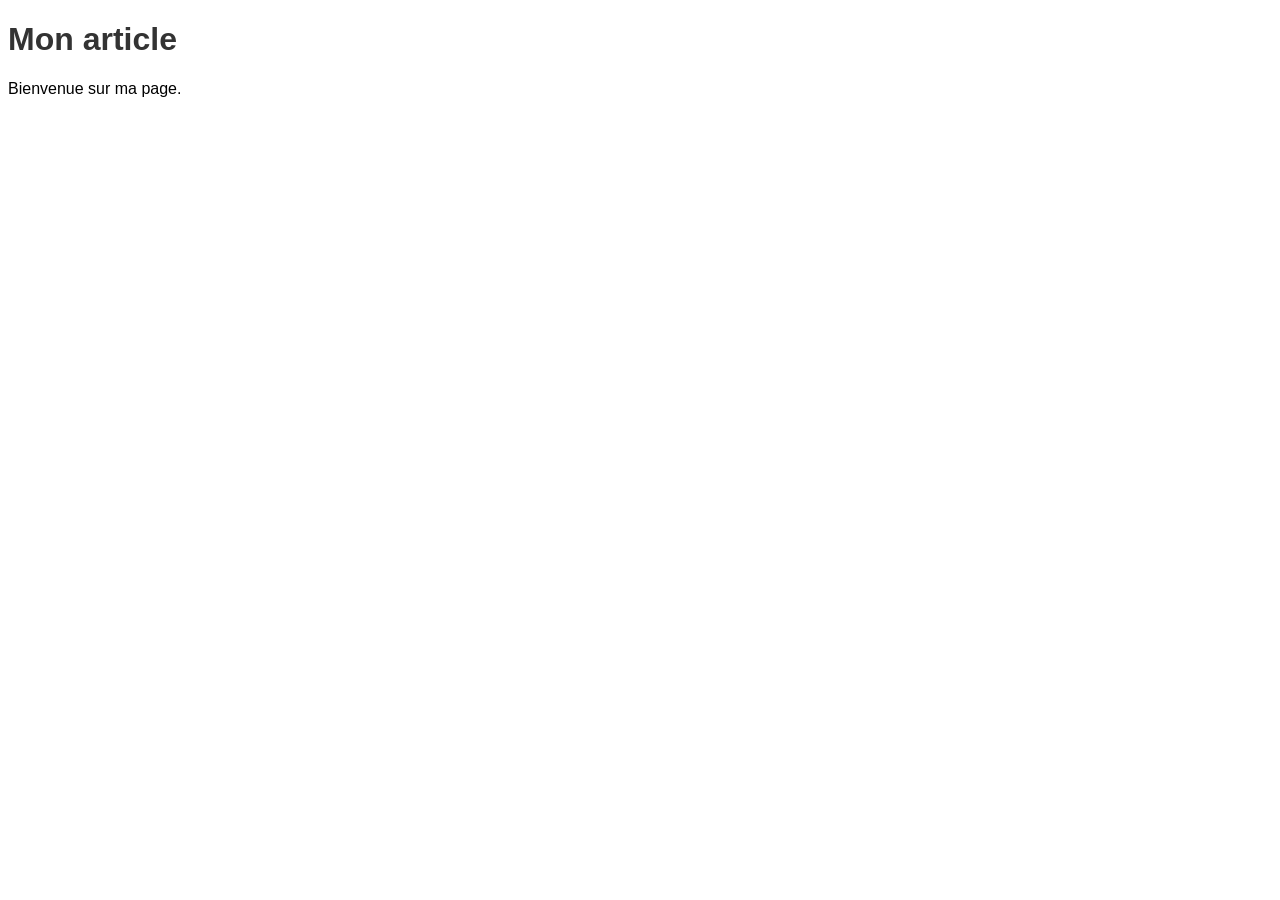
<file: Tutos/HTML/index.html>
<!DOCTYPE html>
<html lang="fr">
<head>
    <meta charset="UTF-8">
    <title>Mon article</title>
    <link rel="stylesheet" href="style.css">
    <script src="script.js" defer></script>
</head>
<body>
    <h1>Mon article</h1>
    <p>Bienvenue sur ma page.</p>
</body>
</html>
</file>
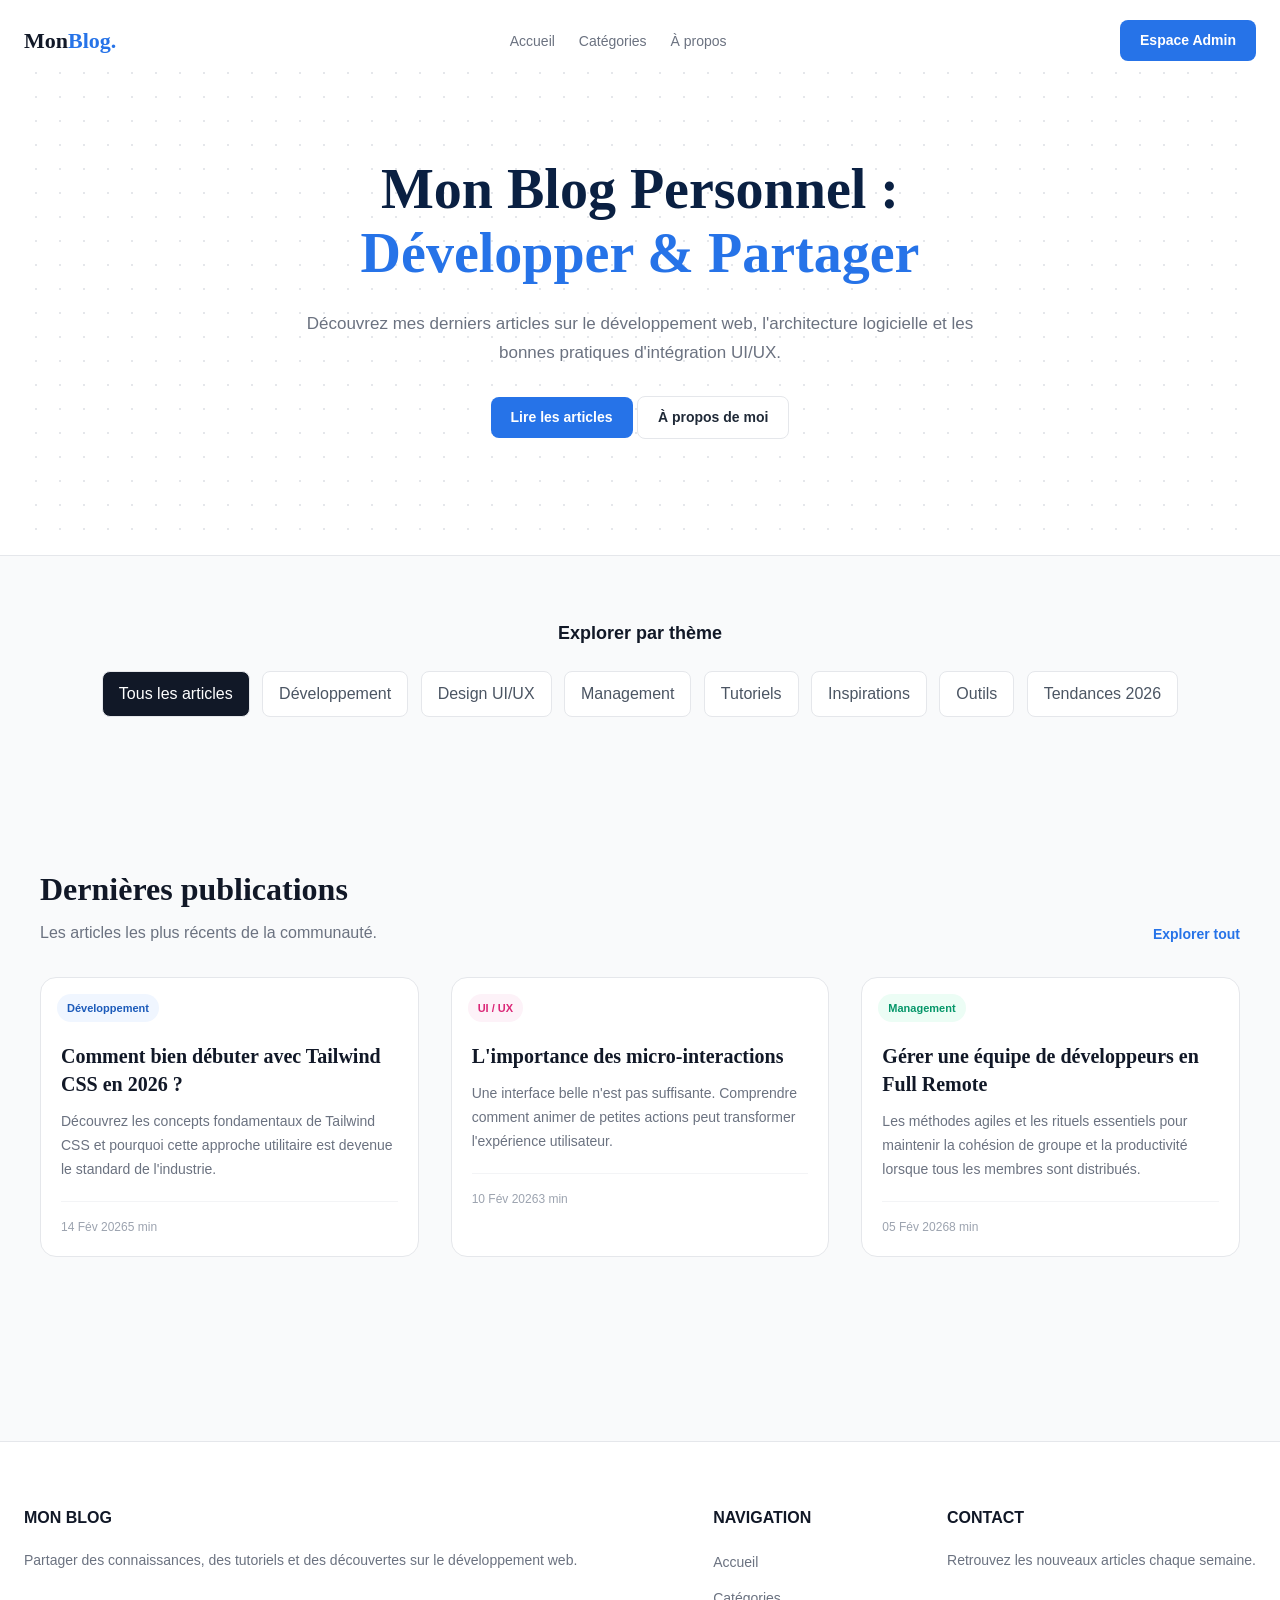
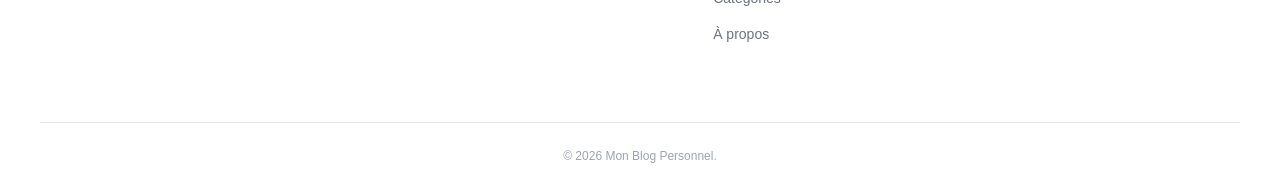
<file: Tutos/CSS/projet-blog-flexbox/index.html>
<!DOCTYPE html>
<html lang="fr">
<head>
    <meta charset="UTF-8">
    <meta name="viewport" content="width=device-width, initial-scale=1.0">
    <title>Mon Blog Personnel - Accueil</title>
    <link rel="stylesheet" href="css/global.css">
    <link rel="stylesheet" href="css/layout.css">
    <link rel="stylesheet" href="css/components.css">
    <link rel="stylesheet" href="css/pages.css">
    
</head>
<body>
    <header class="en-tete-site">
        
        <nav class="barre-navigation">
            <a href="index.html" class="logo">
                <span class="logo-sombre">Mon</span><span class="logo-couleur">Blog.</span>
            </a>

            <ul class="liens-navigation">
                <li><a href="#">Accueil</a></li>
                <li><a href="#">Catégories</a></li>
                <li><a href="#">À propos</a></li>
            </ul>

            <a href="#" class="bouton-principal">Espace Admin</a>
        </nav>
        <section class="banniere-accueil">
        <h1>Mon Blog Personnel :<br><span>Développer &amp; Partager</span></h1>
        <p>Découvrez mes derniers articles sur le développement web, l'architecture logicielle et les bonnes pratiques d'intégration UI/UX.</p>
        <div class="actions-banniere">
            <a href="#articles" class="bouton-principal">Lire les articles</a>
            <a href="#" class="bouton-secondaire">À propos de moi</a>
        </div>
    </section>
    </header>

    <section class="filtre-categories">
        <h2>Explorer par thème</h2>

        <div class="liste-filtres">
            <a href="#" class="pilule-filtre actif">Tous les articles</a>
            <a href="#" class="pilule-filtre">Développement</a>
            <a href="#" class="pilule-filtre">Design UI/UX</a>
            <a href="#" class="pilule-filtre">Management</a>
            <a href="#" class="pilule-filtre">Tutoriels</a>
            <a href="#" class="pilule-filtre">Inspirations</a>
            <a href="#" class="pilule-filtre">Outils</a>
            <a href="#" class="pilule-filtre">Tendances 2026</a>
        </div>
    </section>
    <section id="articles" class="section-articles">
        <div class="conteneur-articles">
            <div class="entete-liste-articles">
                <div>
                    <h2>Dernières publications</h2>
                    <p>Les articles les plus récents de la communauté.</p>
                </div>
                <a href="#" class="lien-voir-tout">Explorer tout</a>
            </div>

            <div class="grille-articles">
                <div class="carte-article">
                    <span class="etiquette-categorie bleu">Développement</span>
                    <div class="carte-contenu">
                        <h3><a href="#">Comment bien débuter avec Tailwind CSS en 2026 ?</a></h3>
                        <p>Découvrez les concepts fondamentaux de Tailwind CSS et pourquoi cette approche utilitaire est devenue le standard de l'industrie.</p>
                        <div class="carte-meta"><span>14 Fév 2026</span><span>5 min</span></div>
                    </div>
                </div>

                <div class="carte-article">
                    <span class="etiquette-categorie rose">UI / UX</span>
                    <div class="carte-contenu">
                        <h3><a href="#">L'importance des micro-interactions</a></h3>
                        <p>Une interface belle n'est pas suffisante. Comprendre comment animer de petites actions peut transformer l'expérience utilisateur.</p>
                        <div class="carte-meta"><span>10 Fév 2026</span><span>3 min</span></div>
                    </div>
                </div>

                <div class="carte-article">
                    <span class="etiquette-categorie vert">Management</span>
                    <div class="carte-contenu">
                        <h3><a href="#">Gérer une équipe de développeurs en Full Remote</a></h3>
                        <p>Les méthodes agiles et les rituels essentiels pour maintenir la cohésion de groupe et la productivité lorsque tous les membres sont distribués.</p>
                        <div class="carte-meta"><span>05 Fév 2026</span><span>8 min</span></div>
                    </div>
                </div>
            </div>
        </div>
    </section>

    <footer class="pied-de-page">
        <div class="conteneur-pied-de-page">

            <div class="colonne-pied-de-page">
                <h2>Mon Blog</h2>
                <p>Partager des connaissances, des tutoriels et des découvertes sur le développement web.</p>
            </div>

            <div class="colonne-pied-de-page">
                <h2>Navigation</h2>
                <ul>
                    <li><a href="#">Accueil</a></li>
                    <li><a href="#">Catégories</a></li>
                    <li><a href="#">À propos</a></li>
                </ul>
            </div>

            <div class="colonne-pied-de-page">
                <h2>Contact</h2>
                <p>Retrouvez les nouveaux articles chaque semaine.</p>
            </div>

        </div>

        <div class="bas-pied-de-page">
            <p>&copy; 2026 Mon Blog Personnel.</p>
        </div>
    </footer>
</body>
</html>
</file>
<file: Tutos/HTML/style.css>
body {
    font-family: Arial, sans-serif;
}

h1 {
    color: #333;
}
</file>
<file: Tutos/CSS/projet-blog-flexbox/css/global.css>
body { margin: 0; color: #1f2937; background: #f9fafb; font-family: Arial, sans-serif; line-height: 1.5; }
a { color: inherit; text-decoration: none; }

ul { list-style: none; padding: 0; margin: 0; }
</file>
<file: Tutos/CSS/projet-blog-flexbox/css/layout.css>
.en-tete-site {
    padding: 20px 24px;
    background: white;
    border-bottom: 1px solid #e5e7eb;
}

.logo {
    font-family: Georgia, serif;
    font-size: 22px;
    font-weight: 900;
}

.logo-sombre {
    color: #111827;
}

.logo-couleur {
    color: #2673e8;
}

.liens-navigation a {
    color: #6b7280;
    font-size: 14px;
    font-weight: 500;
}

.barre-navigation {
    display: flex;
    justify-content: space-between;
    align-items: center;
}

.pied-de-page {
    margin-top: 80px;
    padding: 64px 24px 24px;
    background: white;
    border-top: 1px solid #e5e7eb;
}

.colonne-pied-de-page h2 {
    margin: 0 0 20px;
    color: #111827;
    font-size: 16px;
    text-transform: uppercase;
}

.colonne-pied-de-page p,
.colonne-pied-de-page a {
    color: #6b7280;
    font-size: 14px;
}

.colonne-pied-de-page li {
    margin-bottom: 12px;
}

.bas-pied-de-page {
    max-width: 1200px;
    margin: 64px auto 0;
    padding-top: 24px;
    text-align: center;
    border-top: 1px solid #e5e7eb;
}

.bas-pied-de-page p {
    margin: 0;
    color: #9ca3af;
    font-size: 12px;
}

.conteneur-pied-de-page {
    display: flex;
    flex-direction: row;
    justify-content: space-between;
    gap: 48px;
}
.liens-navigation{
  display: flex;
    gap: 24px;
}
</file>
<file: Tutos/CSS/projet-blog-flexbox/css/components.css>
.bouton-principal {
    display: inline-block;
    padding: 10px 20px;
    color: white;
    background: #2673e8;
    border-radius: 8px;
    font-size: 14px;
    font-weight: 600;
    text-align: center;
}

.pilule-filtre {
    display: inline-block;
    padding: 10px 16px;
    margin: 4px;
    color: #4b5563;
    background: white;
    border: 1px solid #e5e7eb;
    border-radius: 8px;
}

.pilule-filtre.actif {
    color: white;
    background: #111827;
}

.carte-article {
    flex: 1;
    overflow: hidden;
    background: white;
    border: 1px solid #e5e7eb;
    border-radius: 16px;
    margin-bottom: 24px;
}

.carte-contenu {
    padding: 20px;
}

.carte-contenu h3 {
    margin: 0;
    color: #111827;
    font-family: Georgia, serif;
    font-size: 20px;
    line-height: 1.4;
}

.carte-contenu p {
    margin: 12px 0;
    color: #6b7280;
    font-size: 14px;
    line-height: 1.7;
}

.carte-meta {
    margin-top: 20px;
    padding-top: 16px;
    color: #9ca3af;
    font-size: 12px;
    border-top: 1px solid #f3f4f6;
}

.etiquette-categorie {
    display: inline-block;
    margin: 16px 16px 0;
    padding: 6px 10px;
    font-size: 11px;
    font-weight: 700;
    background: #f0f6ff;
    border-radius: 99px;
}

.etiquette-categorie.bleu {
    color: #1c5bba;
}

.etiquette-categorie.rose {
    color: #db2777;
    background: #fdf2f8;
}

.etiquette-categorie.vert {
    color: #059669;
    background: #ecfdf5;
}
.bouton-secondaire { display: inline-block; padding: 10px 20px; color: #1f2937; background: white; border: 1px solid #e5e7eb; border-radius: 8px; font-size: 14px; font-weight: 600; text-align: center; }
</file>
<file: Tutos/CSS/projet-blog-flexbox/css/pages.css>
.filtre-categories {
    margin: 64px 24px;
    text-align: center;
}

.filtre-categories h2 {
    margin: 0 0 20px;
    color: #111827;
    font-size: 18px;
}

.section-articles {
    padding: 80px 24px;
}

.conteneur-articles {
    max-width: 1200px;
    margin: 0 auto;
}

.entete-liste-articles {
    margin-bottom: 32px;
    display: flex;
    justify-content: space-between;
    align-items: flex-end;
}

.entete-liste-articles h2 {
    margin: 0;
    color: #111827;
    font-family: Georgia, serif;
    font-size: 32px;
}

.entete-liste-articles p {
    margin: 8px 0 0;
    color: #6b7280;
}

.lien-voir-tout {
    color: #2673e8;
    font-size: 14px;
    font-weight: 600;
}

.grille-articles {
    display: flex;
    gap: 32px;
}

.banniere-accueil {
    padding: 96px 24px;
    text-align: center;
    background: #ffffff;
    background-image: radial-gradient(#e5e7eb 1px, transparent 1px);
    background-size: 24px 24px;
}

.banniere-accueil h1 {
    max-width: 850px;
    margin: 0 auto;
    color: #0a2042;
    font-family: Georgia, serif;
    font-size: 56px;
    font-weight: 900;
    line-height: 1.15;
}

.banniere-accueil h1 span {
    color: #2673e8;
}

.banniere-accueil p {
    max-width: 680px;
    margin: 24px auto 0;
    color: #6b7280;
    font-size: 17px;
    line-height: 1.7;
}

.actions-banniere {
    margin-top: 28px;
}
</file>
